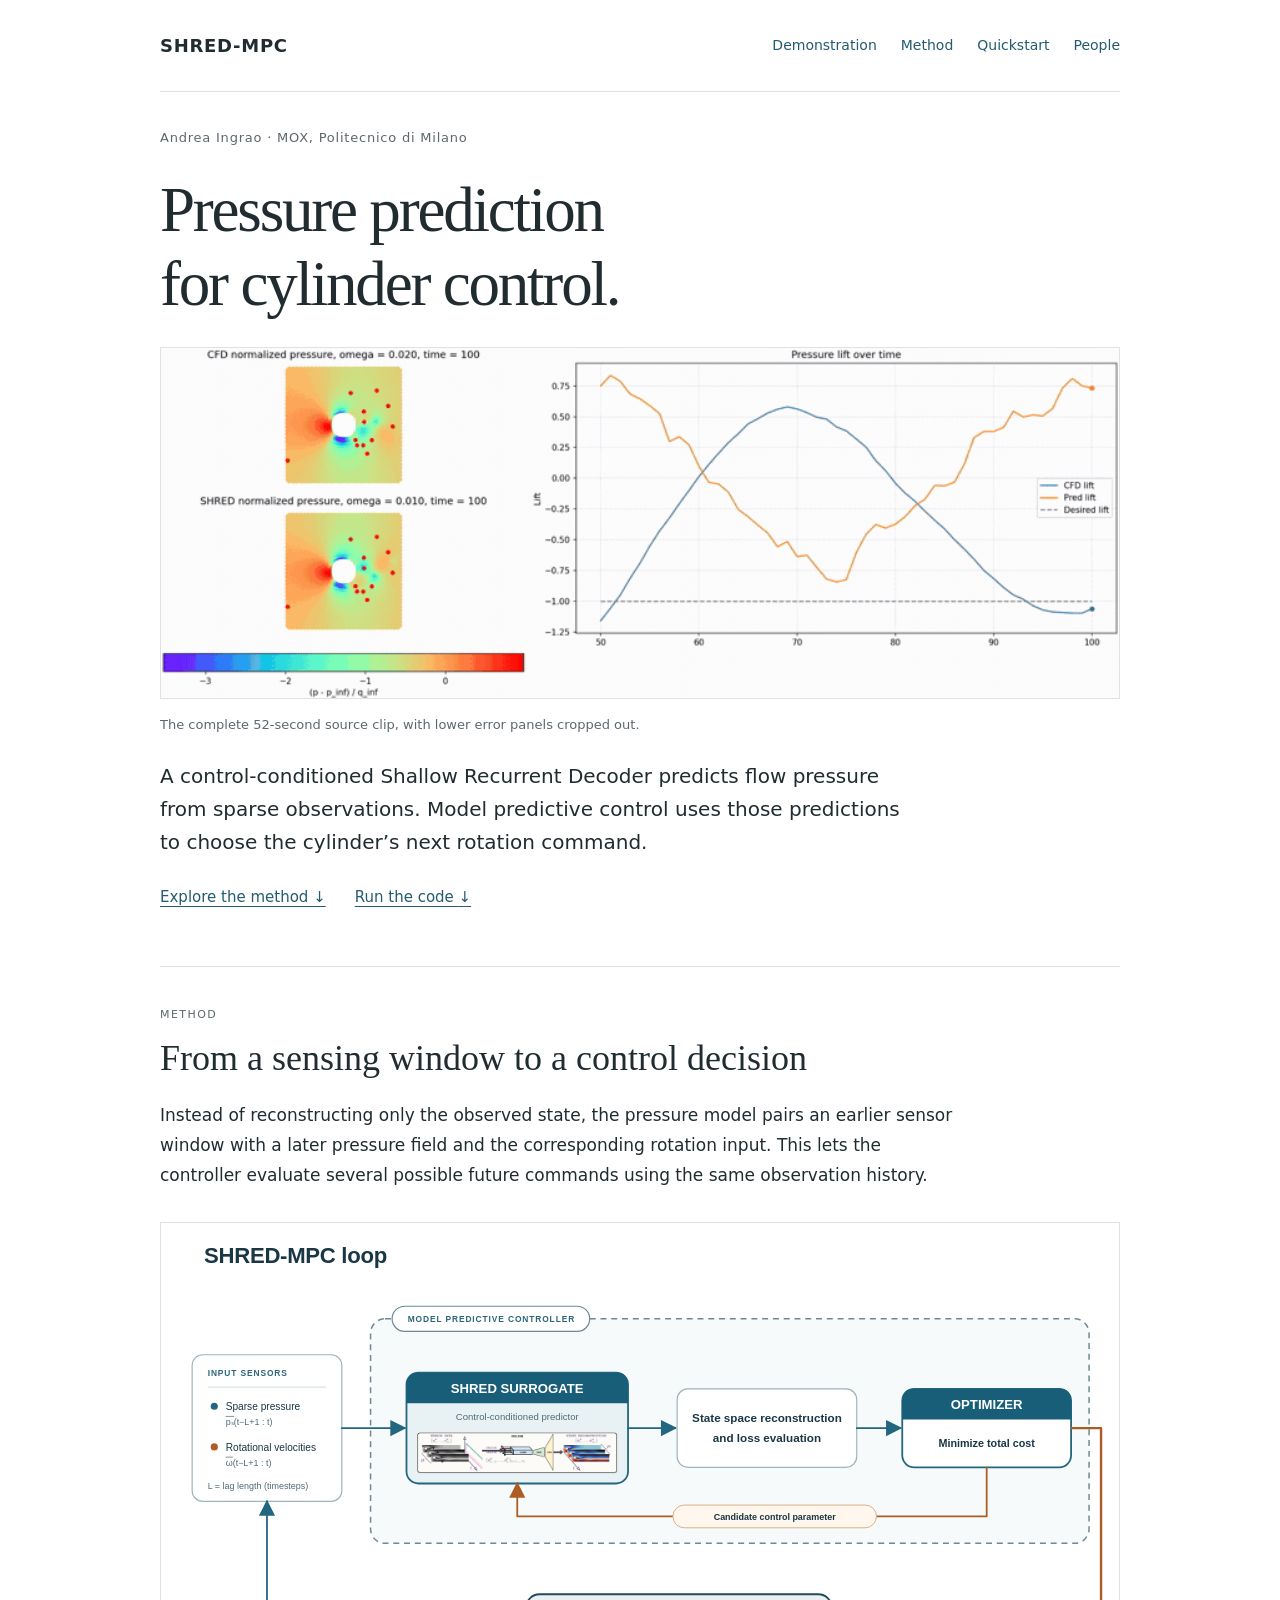
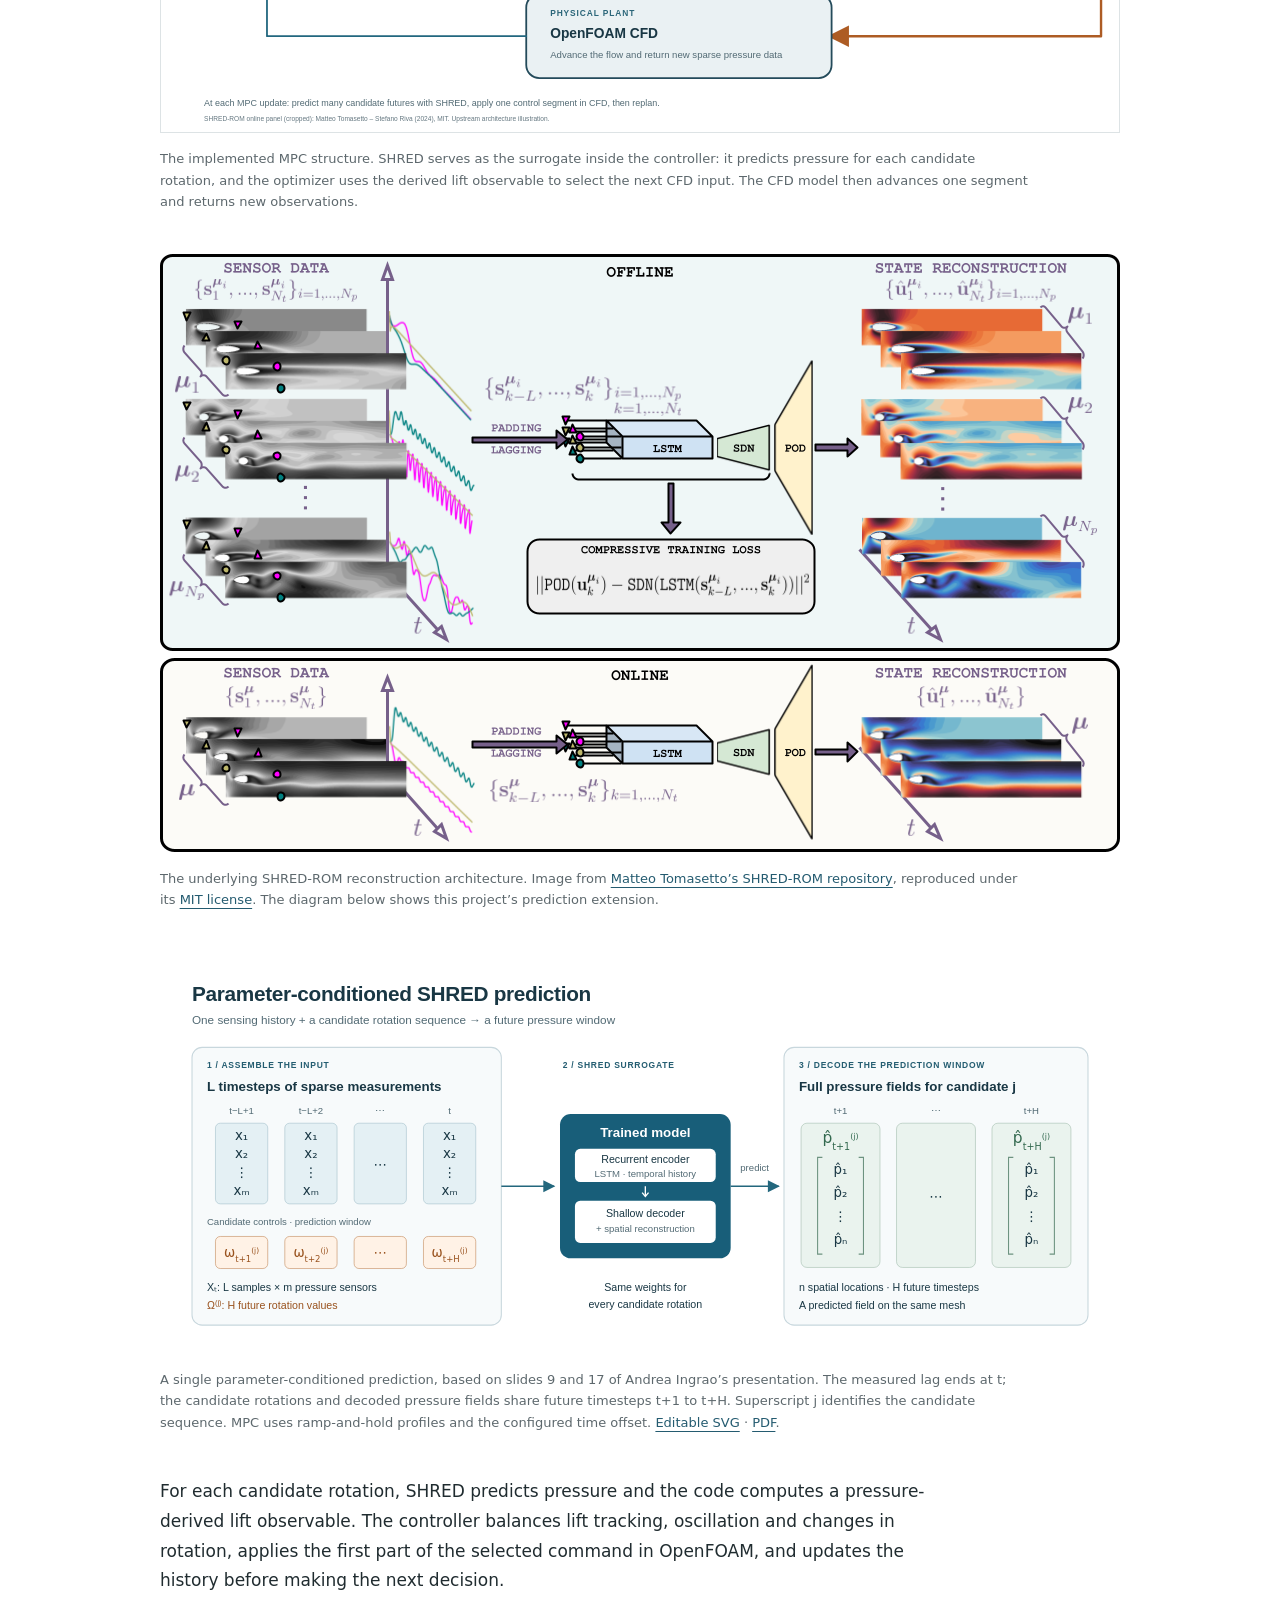
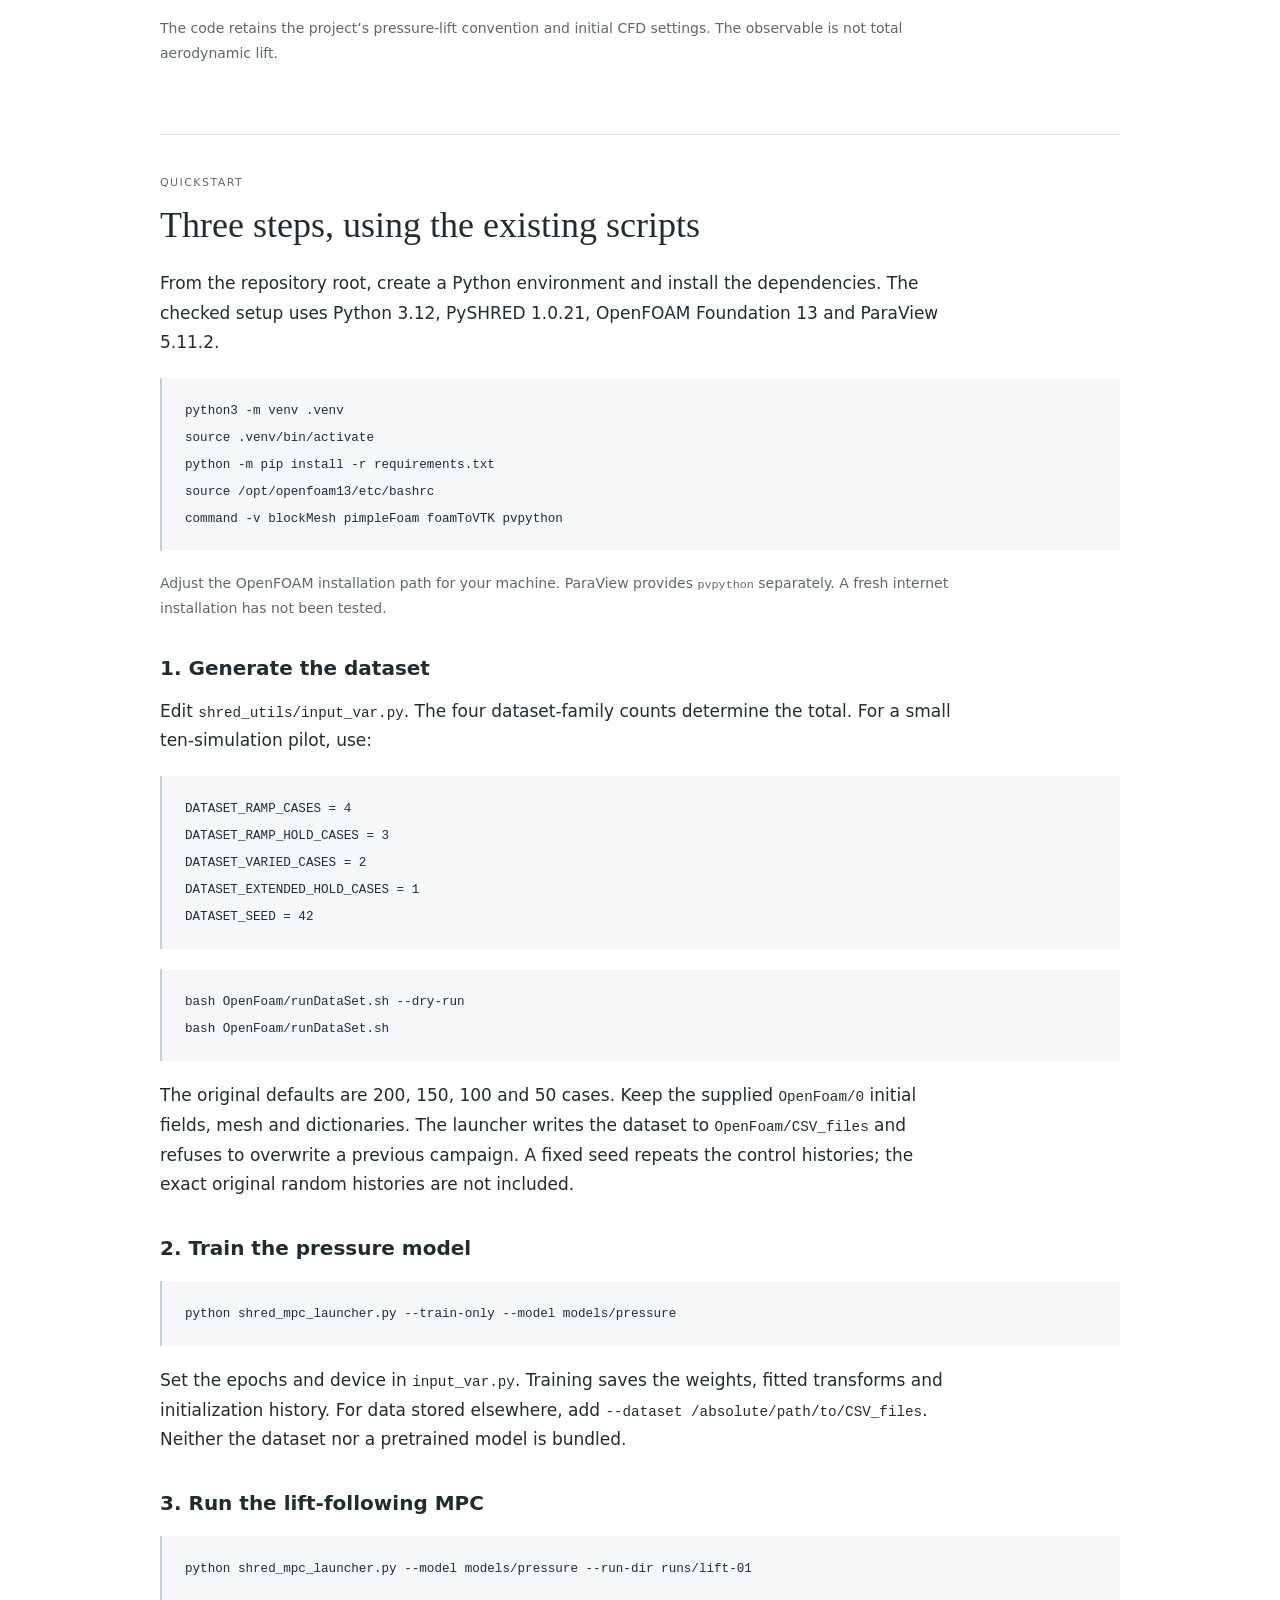
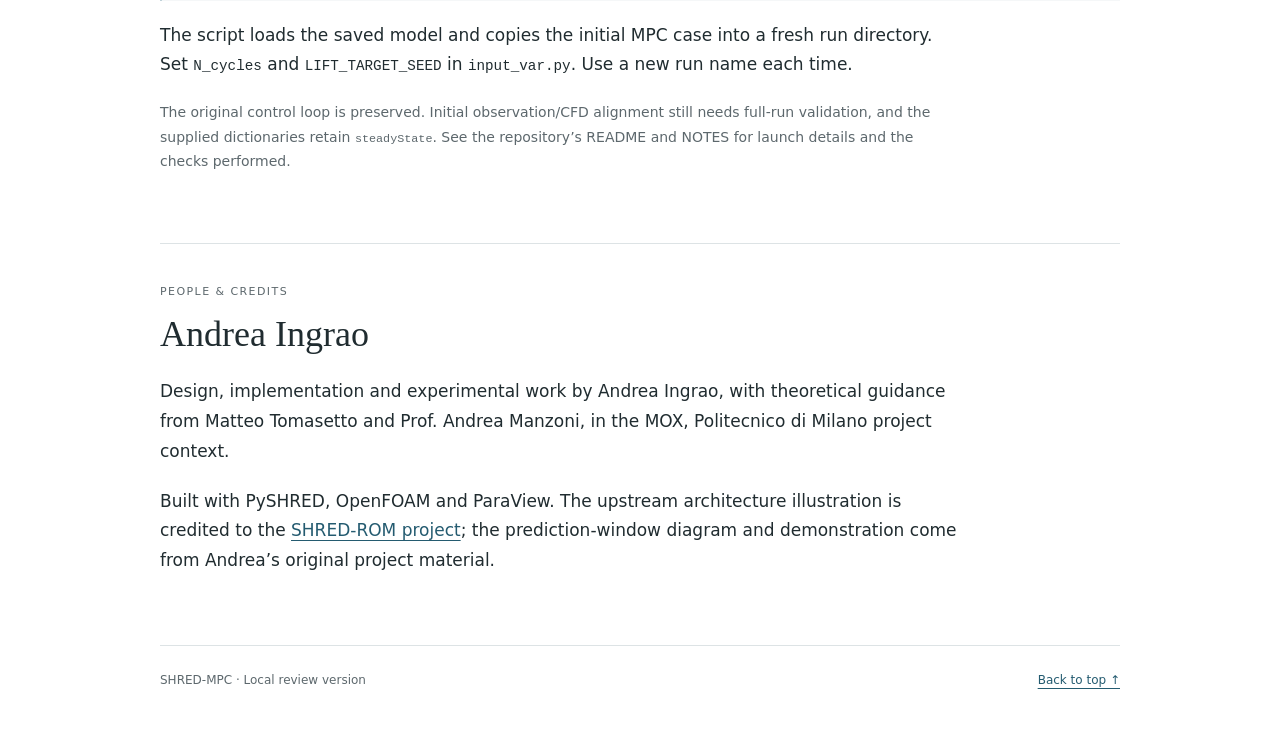
<file: website/index.html>
<!doctype html>
<html lang="en">
<head>
  <meta charset="utf-8">
  <meta name="viewport" content="width=device-width, initial-scale=1">
  <meta name="description" content="Andrea Ingrao’s SHRED-MPC project: control-conditioned pressure prediction and lift-following control of a rotating cylinder.">
  <title>SHRED-MPC · Andrea Ingrao</title>
  <link rel="stylesheet" href="style.css">
</head>
<body>
<a class="skip" href="#main">Skip to content</a>
<header class="masthead">
  <a class="wordmark" href="#main">SHRED-MPC</a>
  <nav aria-label="Main navigation"><a href="#demonstration">Demonstration</a><a href="#method">Method</a><a href="#quickstart">Quickstart</a><a href="#people">People</a></nav>
</header>
<main id="main">
  <section class="intro" aria-labelledby="title">
    <p class="byline">Andrea Ingrao · MOX, Politecnico di Milano</p>
    <h1 id="title">Pressure prediction<br>for cylinder control.</h1>
    <figure id="demonstration" class="hero-video">
      <picture>
        <source srcset="assets/cylinder-control.jpg" media="(prefers-reduced-motion: reduce)">
        <img src="assets/cylinder-control.gif" width="768" height="280" alt="Full 52-second demonstration. The CFD and predicted pressure fields change over time beside the pressure-lift history and target; lower error panels are cropped out.">
      </picture>
      <figcaption>The complete 52-second source clip, with lower error panels cropped out.</figcaption>
    </figure>
    <p class="lead">A control-conditioned Shallow Recurrent Decoder predicts flow pressure from sparse observations. Model predictive control uses those predictions to choose the cylinder’s next rotation command.</p>
    <p class="intro-links"><a href="#method">Explore the method <span aria-hidden="true">↓</span></a><a href="#quickstart">Run the code <span aria-hidden="true">↓</span></a></p>
  </section>
  <section id="method" aria-labelledby="method-title">
    <p class="eyebrow">Method</p>
    <h2 id="method-title">From a sensing window to a control decision</h2>
    <p>Instead of reconstructing only the observed state, the pressure model pairs an earlier sensor window with a later pressure field and the corresponding rotation input. This lets the controller evaluate several possible future commands using the same observation history.</p>
    <figure class="mpc-structure">
      <a href="assets/mpc-surrogate-structure.svg" aria-label="Open the MPC and SHRED surrogate diagram at full size"><img src="assets/mpc-surrogate-structure.svg" width="1600" height="850" loading="lazy" alt="Receding-horizon MPC diagram: pressure and rotation history feed the SHRED surrogate, whose predicted pressure and pressure-derived lift score candidate rotations. The optimizer applies one selected segment to OpenFOAM CFD; new measurements update the history."></a>
      <figcaption>The implemented MPC structure. SHRED serves as the surrogate inside the controller: it predicts pressure for each candidate rotation, and the optimizer uses the derived lift observable to select the next CFD input. The CFD model then advances one segment and returns new observations.</figcaption>
    </figure>
  <figure class="overview">
    <a href="assets/shred-rom.png" aria-label="Open the SHRED-ROM overview at full size"><img src="assets/shred-rom.png" width="960" height="600" alt="SHRED-ROM combines sensor histories, an LSTM, a shallow decoder and POD to reconstruct flow fields."></a>
    <figcaption>The underlying SHRED-ROM reconstruction architecture. Image from <a href="https://github.com/MatteoTomasetto/shred-rom">Matteo Tomasetto’s SHRED-ROM repository</a>, reproduced under its <a href="assets/LICENSE-SHRED-ROM.txt">MIT license</a>. The diagram below shows this project’s prediction extension.</figcaption>
  </figure>

    <figure class="architecture">
      <a href="assets/sensing-window.svg" aria-label="Open the parameter-conditioned sensing-window diagram at full size"><img src="assets/sensing-window.svg" width="1800" height="730" loading="lazy" alt="One sensing-window example: L timesteps of sparse pressure measurements and an added rotation channel feed one trained SHRED model. It predicts future pressure fields at all mesh locations; varying the candidate parameter produces alternative fields on the same mesh."></a>
      <figcaption>A single parameter-conditioned prediction, based on slides 9 and 17 of Andrea Ingrao’s presentation. The measured lag ends at t; the candidate rotations and decoded pressure fields share future timesteps t+1 to t+H. Superscript j identifies the candidate sequence. MPC uses ramp-and-hold profiles and the configured time offset. <a href="assets/sensing-window.svg">Editable SVG</a> · <a href="assets/sensing-window.pdf">PDF</a>.</figcaption>
    </figure>
    <p>For each candidate rotation, SHRED predicts pressure and the code computes a pressure-derived lift observable. The controller balances lift tracking, oscillation and changes in rotation, applies the first part of the selected command in OpenFOAM, and updates the history before making the next decision.</p>
    <p class="aside">The code retains the project’s pressure-lift convention and initial CFD settings. The observable is not total aerodynamic lift.</p>
  </section>
  <section id="quickstart" aria-labelledby="quickstart-title">
    <p class="eyebrow">Quickstart</p>
    <h2 id="quickstart-title">Three steps, using the existing scripts</h2>
    <p>From the repository root, create a Python environment and install the dependencies. The checked setup uses Python 3.12, PySHRED 1.0.21, OpenFOAM Foundation 13 and ParaView 5.11.2.</p>
<pre><code>python3 -m venv .venv
source .venv/bin/activate
python -m pip install -r requirements.txt
source /opt/openfoam13/etc/bashrc
command -v blockMesh pimpleFoam foamToVTK pvpython</code></pre>
    <p class="aside">Adjust the OpenFOAM installation path for your machine. ParaView provides <code>pvpython</code> separately. A fresh internet installation has not been tested.</p>
    <h3>1. Generate the dataset</h3>
    <p>Edit <code>shred_utils/input_var.py</code>. The four dataset-family counts determine the total. For a small ten-simulation pilot, use:</p>
<pre><code>DATASET_RAMP_CASES = 4
DATASET_RAMP_HOLD_CASES = 3
DATASET_VARIED_CASES = 2
DATASET_EXTENDED_HOLD_CASES = 1
DATASET_SEED = 42</code></pre>
<pre><code>bash OpenFoam/runDataSet.sh --dry-run
bash OpenFoam/runDataSet.sh</code></pre>
    <p>The original defaults are 200, 150, 100 and 50 cases. Keep the supplied <code>OpenFoam/0</code> initial fields, mesh and dictionaries. The launcher writes the dataset to <code>OpenFoam/CSV_files</code> and refuses to overwrite a previous campaign. A fixed seed repeats the control histories; the exact original random histories are not included.</p>
    <h3>2. Train the pressure model</h3>
<pre><code>python shred_mpc_launcher.py --train-only --model models/pressure</code></pre>
    <p>Set the epochs and device in <code>input_var.py</code>. Training saves the weights, fitted transforms and initialization history. For data stored elsewhere, add <code>--dataset /absolute/path/to/CSV_files</code>. Neither the dataset nor a pretrained model is bundled.</p>
    <h3>3. Run the lift-following MPC</h3>
<pre><code>python shred_mpc_launcher.py --model models/pressure --run-dir runs/lift-01</code></pre>
    <p>The script loads the saved model and copies the initial MPC case into a fresh run directory. Set <code>N_cycles</code> and <code>LIFT_TARGET_SEED</code> in <code>input_var.py</code>. Use a new run name each time.</p>
    <p class="aside">The original control loop is preserved. Initial observation/CFD alignment still needs full-run validation, and the supplied dictionaries retain <code>steadyState</code>. See the repository’s README and NOTES for launch details and the checks performed.</p>
  </section>
  <section id="people" aria-labelledby="people-title">
    <p class="eyebrow">People &amp; credits</p>
    <h2 id="people-title">Andrea Ingrao</h2>
    <p>Design, implementation and experimental work by Andrea Ingrao, with theoretical guidance from Matteo Tomasetto and Prof. Andrea Manzoni, in the MOX, Politecnico di Milano project context.</p>
    <p>Built with PySHRED, OpenFOAM and ParaView. The upstream architecture illustration is credited to the <a href="https://github.com/MatteoTomasetto/shred-rom">SHRED-ROM project</a>; the prediction-window diagram and demonstration come from Andrea’s original project material.</p>
  </section>
</main>
<footer><span>SHRED-MPC · Local review version</span><a href="#main">Back to top ↑</a></footer>
</body>
</html>
</file>
<file: website/style.css>
:root { color-scheme: light; --ink:#202c30; --muted:#5d686d; --accent:#245b70; --rule:#dde3e5; }
* { box-sizing:border-box; }
html { scroll-behavior:smooth; scroll-padding-top:2rem; }
body { margin:0; color:var(--ink); background:#fff; font:17px/1.75 system-ui,-apple-system,BlinkMacSystemFont,"Segoe UI",sans-serif; }
a { color:var(--accent); text-decoration-thickness:1px; text-underline-offset:4px; }
a:hover { color:#143646; }
a:focus-visible { outline:3px solid #b27622; outline-offset:5px; }
.masthead, main, footer { width:min(100% - 64px, 960px); margin-inline:auto; }
.masthead { display:flex; align-items:center; justify-content:space-between; gap:20px; min-height:92px; border-bottom:1px solid var(--rule); }
.wordmark { font-size:18px; letter-spacing:.04em; font-weight:650; text-decoration:none; color:var(--ink); }
nav { display:flex; flex-wrap:wrap; gap:24px; font-size:14px; }
nav a { text-decoration:none; }
.intro { padding:35px 0 36px; }
.byline, .eyebrow { color:var(--muted); font-size:13px; letter-spacing:.06em; }
.byline { margin:0 0 23px; }
h1,h2,h3 { color:var(--ink); line-height:1.18; font-weight:400; }
h1,h2 { font-family:Georgia,"Times New Roman",serif; }
h1 { font-size:clamp(38px,5.9vw,63px); letter-spacing:-.035em; margin:0 0 25px; }
.lead { max-width:745px; font-size:20px; line-height:1.65; margin-bottom:25px; }
.intro-links { display:flex; gap:29px; font-size:15px; }
figure { margin:32px 0; }
img { display:block; width:100%; height:auto; }
.overview { margin:32px 0 42px; }
.hero-video { margin:26px 0 25px; }
.hero-video img { border:1px solid var(--rule); }
figcaption { color:var(--muted); font-size:13px; line-height:1.65; margin-top:15px; max-width:870px; }
section:not(.intro) { border-top:1px solid var(--rule); padding:38px 0 49px; }
.eyebrow { text-transform:uppercase; font-size:11px; letter-spacing:.13em; margin:0 0 12px; }
h2 { font-size:clamp(28px,3.5vw,36px); margin:0 0 22px; max-width:750px; }
h3 { font-size:20px; font-weight:600; margin:37px 0 16px; }
p { max-width:800px; margin:0 0 20px; }
.architecture { padding:12px 0; }
.mpc-structure { margin:32px 0 40px; }
.mpc-structure img { border:1px solid var(--rule); }
.aside { color:var(--muted); font-size:14px; }
picture, picture img { display:block; width:100%; height:auto; background:#fff; }
code { font-family:ui-monospace,SFMono-Regular,Consolas,monospace; font-size:.84em; overflow-wrap:anywhere; }
pre { border-left:2px solid #c0d2d9; background:#f5f7f8; padding:19px 23px; overflow-x:auto; font-size:15px; line-height:1.8; margin:20px 0; }
pre code { overflow-wrap:normal; }
footer { border-top:1px solid var(--rule); display:flex; justify-content:space-between; gap:16px; padding:24px 0 40px; font-size:12px; color:var(--muted); }
.skip { position:absolute; top:-100px; left:12px; padding:10px; background:#fff; z-index:1; }
.skip:focus { top:8px; }
@media(max-width:650px) { .masthead,main,footer { width:calc(100% - 36px); } .masthead { align-items:flex-start; flex-direction:column; justify-content:center; gap:10px; padding:21px 0; } nav { gap:19px; font-size:12px; } .intro { padding:26px 0 29px; } .byline { font-size:11px; } .lead { font-size:18px; } .intro-links { font-size:14px; gap:25px; } .overview { margin-bottom:42px; } section:not(.intro) { padding:29px 0 35px; } p { font-size:16px; } pre { padding:15px; font-size:13px; } footer { flex-wrap:wrap; } }
@media(prefers-reduced-motion:reduce) { html { scroll-behavior:auto; } }
</file>
